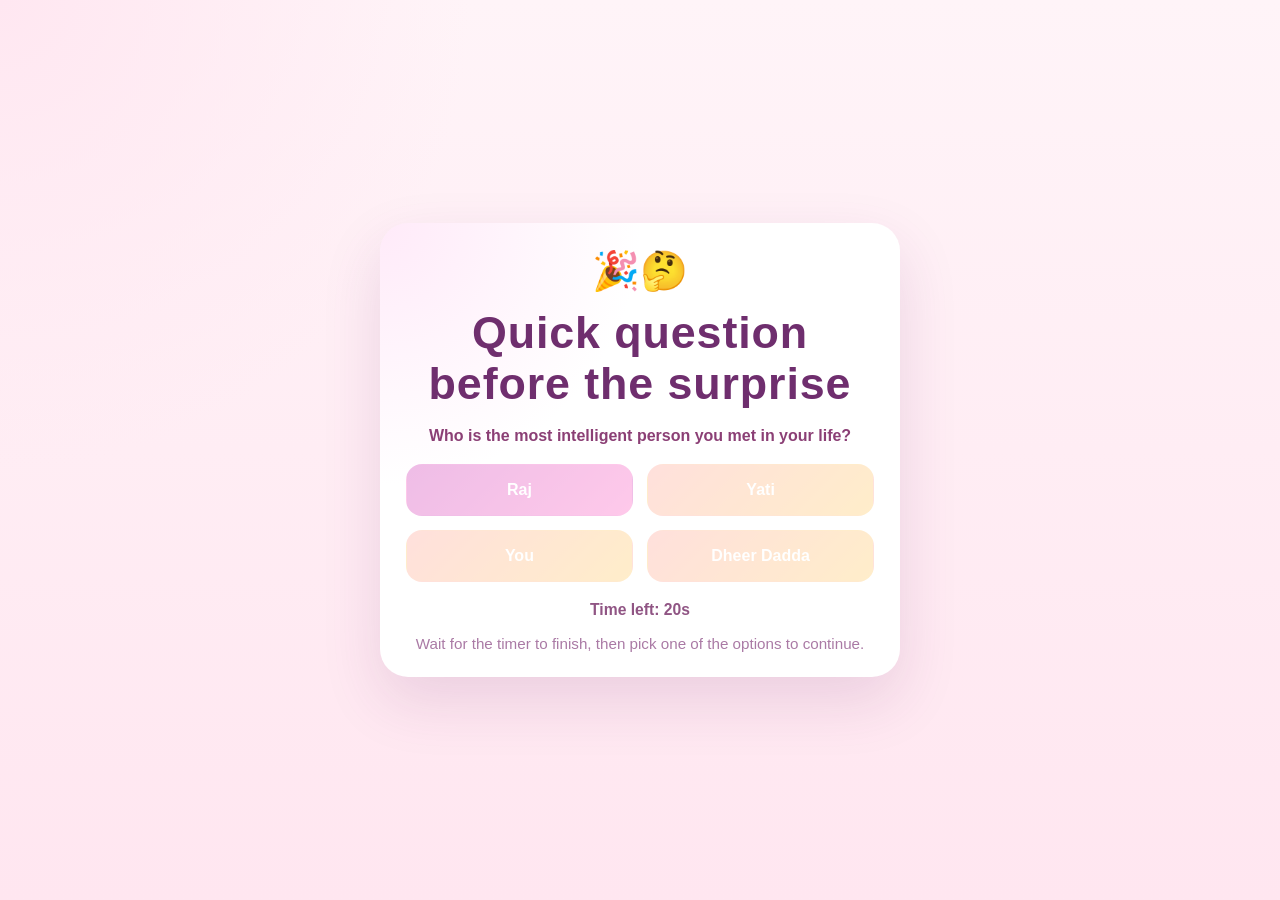
<file: index.html>
<!DOCTYPE html>
<html lang="en">
<head>
    <meta charset="UTF-8">
    <meta name="viewport" content="width=device-width, initial-scale=1.0">
    <title>Birthday Question</title>
    <style>
        :root {
            --bg: #fff4f8;
            --card: #ffffff;
            --text: #6f2e6e;
            --accent: #d55ab8;
            --accent-soft: #ffdeeb;
        }

        * {
            box-sizing: border-box;
        }

        body {
            margin: 0;
            min-height: 100dvh;
            display: grid;
            place-items: center;
            font-family: 'Segoe UI', Tahoma, Geneva, Verdana, sans-serif;
            background: radial-gradient(circle at top left, #ffe7f1, transparent 30%),
                        linear-gradient(180deg, #fff4f8 0%, #ffe6f0 100%);
            color: var(--text);
            padding: 1rem;
        }

        .card {
            width: min(100%, 520px);
            background: var(--card);
            border-radius: 28px;
            padding: 1.6rem;
            box-shadow: 0 24px 60px rgba(111, 46, 110, 0.14);
            text-align: center;
            position: relative;
        }

        .card::before {
            content: '';
            position: absolute;
            inset: 0;
            border-radius: 28px;
            background: radial-gradient(circle at top left, rgba(255, 168, 230, 0.24), transparent 38%);
            pointer-events: none;
        }

        .content {
            position: relative;
            z-index: 1;
        }

        .emoji {
            font-size: 2.4rem;
            margin-bottom: 0.8rem;
        }

        h1 {
            margin: 0;
            font-size: clamp(2rem, 4vw, 2.8rem);
            letter-spacing: 0.02em;
        }

        p {
            margin: 0.85rem 0 1.25rem;
            line-height: 1.6;
            color: #8f5c88;
        }

        .question-label {
            font-weight: 700;
            margin-bottom: 1rem;
            color: #8b3f75;
        }

        .button-grid {
            display: grid;
            gap: 0.85rem;
            grid-template-columns: repeat(2, minmax(0, 1fr));
            margin: 0.9rem 0 1.2rem;
        }

        .button-grid .btn {
            width: 100%;
            padding: 1rem 0.85rem;
            border-radius: 16px;
            border: 1px solid transparent;
            font-size: 1rem;
            font-weight: 700;
            color: white;
            background: linear-gradient(135deg, #f07bbf 0%, #ff9ad8 100%);
            cursor: pointer;
            transition: transform 180ms ease, opacity 180ms ease, background 180ms ease;
        }

        .button-grid .btn:disabled {
            opacity: 0.4;
            cursor: not-allowed;
        }

        .button-grid .btn:hover:not(:disabled) {
            transform: translateY(-2px);
        }

        .button-grid .btn.raj {
            background: linear-gradient(135deg, #d75cc3 0%, #ff7acc 100%);
        }

        .button-grid .btn.alt {
            background: linear-gradient(135deg, #ffb3a9 0%, #ffd47c 100%);
        }

        .countdown {
            font-size: 0.98rem;
            color: #905584;
            margin-top: 0.6rem;
            font-weight: 600;
        }

        .note {
            margin-top: 1rem;
            color: #aa7aa5;
            font-size: 0.95rem;
        }
    </style>
</head>
<body>
    <div class="card">
        <div class="content">
            <div class="emoji">🎉🤔</div>
            <h1>Quick question before the surprise</h1>
            <p class="question-label">Who is the most intelligent person you met in your life?</p>
            <div class="button-grid">
                <button class="btn raj" id="optionRaj" disabled>Raj</button>
                <button class="btn alt" id="optionYati" disabled>Yati</button>
                <button class="btn alt" id="optionYou" disabled>You</button>
                <button class="btn alt" id="optionDheer" disabled>Dheer Dadda</button>
            </div>
            <div class="countdown">Time left: <span id="countdown">20</span>s</div>
            <div class="note">Wait for the timer to finish, then pick one of the options to continue.</div>
        </div>
    </div>

    <script>
        const countdownEl = document.getElementById('countdown');
        const optionButtons = [
            document.getElementById('optionRaj'),
            document.getElementById('optionYati'),
            document.getElementById('optionYou'),
            document.getElementById('optionDheer')
        ];
        let countdown = 20;
        let timer = null;

        function enableOptions() {
            optionButtons.forEach(btn => {
                btn.disabled = false;
            });
        }

        function goNext(choice) {
            window.location.href = 'galaxy.html';
        }

        optionButtons.forEach(button => {
            button.addEventListener('click', () => {
                if (button.disabled) return;
                goNext(button.textContent.trim());
            });
        });

        function startTimer() {
            countdownEl.textContent = countdown;
            timer = window.setInterval(() => {
                countdown -= 1;
                countdownEl.textContent = countdown;
                if (countdown <= 0) {
                    window.clearInterval(timer);
                    enableOptions();
                }
            }, 1000);
        }

        startTimer();
    </script>
</body>
</html>
</file>
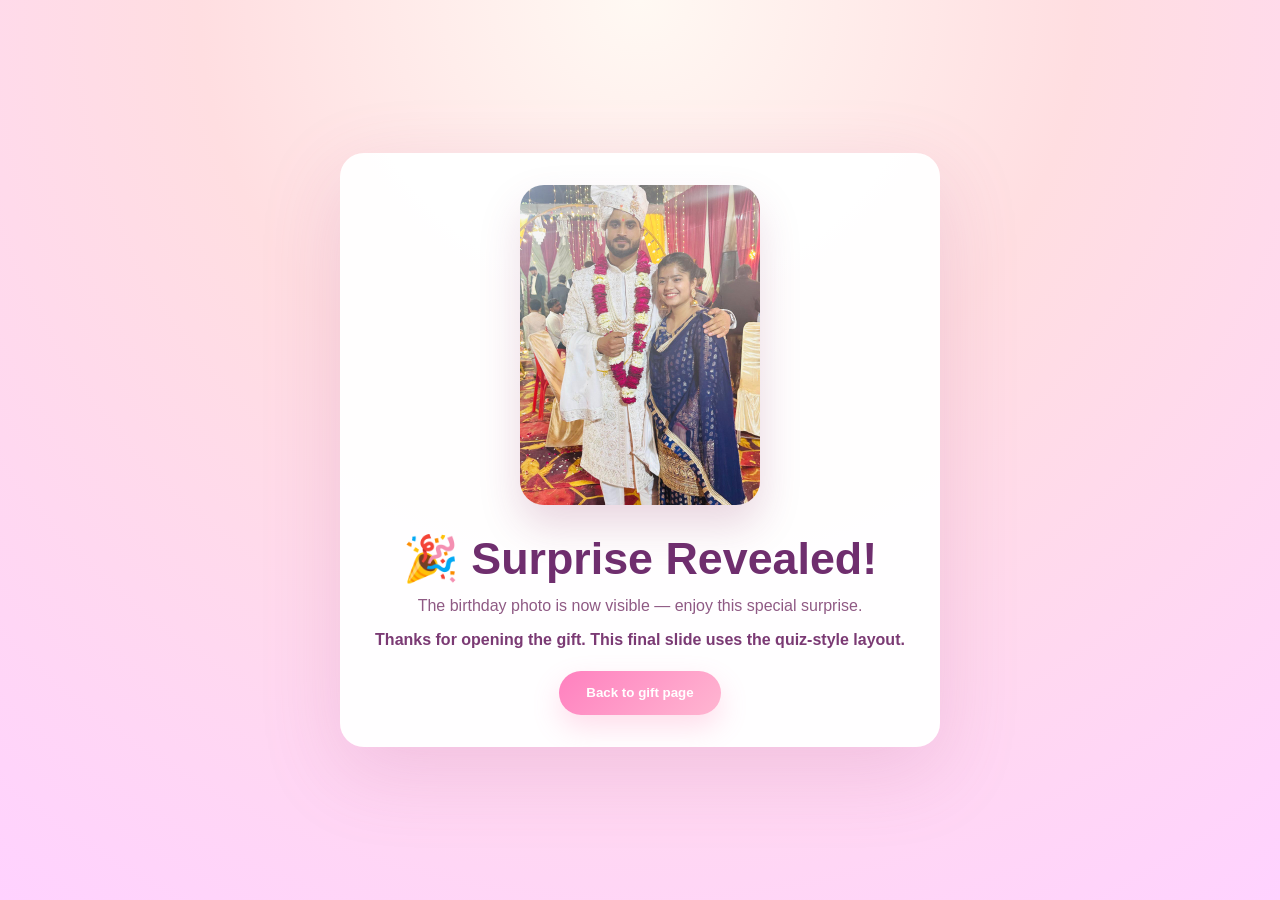
<file: birthday-finish.html>
<!DOCTYPE html>
<html lang="en">
<head>
    <meta charset="UTF-8">
    <meta name="viewport" content="width=device-width, initial-scale=1.0">
    <title>Quiz Complete</title>
    <link rel="stylesheet" href="birthday-finish.css">
</head>
<body>
    <div class="finish-card">
        <div class="confetti-container" id="confetti"></div>
        <img class="photo" src="guddu.jpg" alt="Her photo">
        <h1>🎉 Surprise Revealed!</h1>
        <p class="subtitle">The birthday photo is now visible — enjoy this special surprise.</p>
        <p class="quiz-result">Thanks for opening the gift. This final slide uses the quiz-style layout.</p>
        <button class="button" type="button" onclick="window.location.href='birthday.html'">Back to gift page</button>
    </div>
    <script>
        const confettiContainer = document.getElementById('confetti');
        const colors = ['#ff80bf', '#ffd1a9', '#ffe066', '#8ad3ff', '#b694ff'];

        function createConfettiPiece() {
            const piece = document.createElement('div');
            piece.className = 'confetti-piece';
            piece.style.left = `${Math.random() * 100}%`;
            piece.style.width = `${8 + Math.random() * 6}px`;
            piece.style.height = `${12 + Math.random() * 10}px`;
            piece.style.background = colors[Math.floor(Math.random() * colors.length)];
            piece.style.opacity = String(0.85 + Math.random() * 0.15);
            piece.style.setProperty('--drift', `${Math.random() * 140 - 70}px`);
            piece.style.animationDuration = `${1.2 + Math.random() * 0.8}s`;
            piece.style.animationDelay = `${Math.random() * 0.2}s`;
            confettiContainer.appendChild(piece);
            piece.addEventListener('animationend', () => piece.remove());
        }

        for (let i = 0; i < 24; i += 1) {
            createConfettiPiece();
        }
    </script>
</body>
</html>
</file>
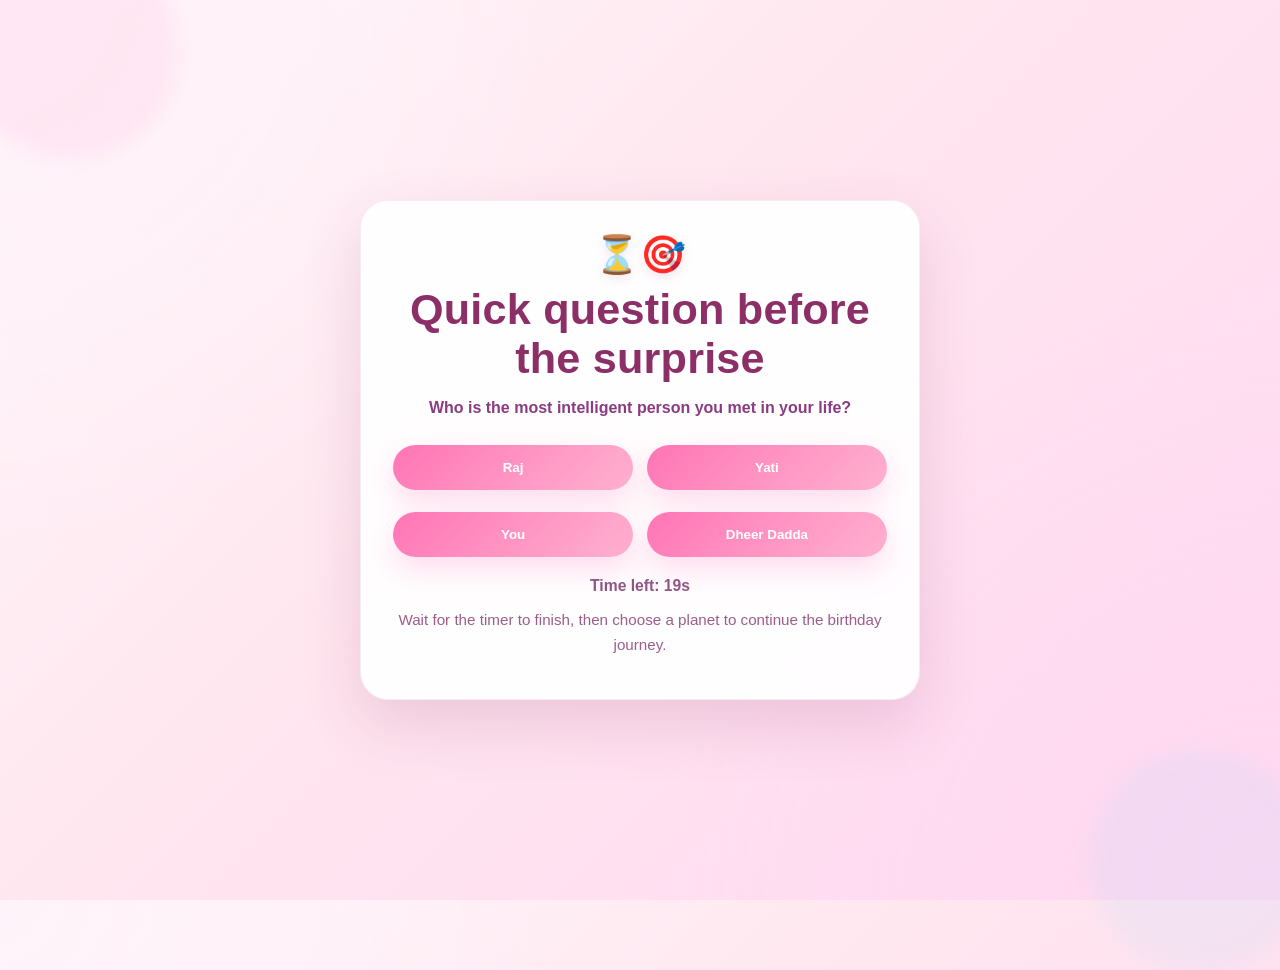
<file: birthday-mobile.html>
<!DOCTYPE html>
<html lang="en">
<head>
  <meta charset="UTF-8" />
  <meta name="viewport" content="width=device-width, initial-scale=1.0" />
  <title>Birthday Surprise</title>
  <style>
    :root {
      --pink: #ff75b5;
      --pink-dark: #8b2f66;
      --pink-soft: #ffe2ef;
      --cream: #fffaf4;
      --text: #5b335d;
    }
    * { box-sizing: border-box; }
    body {
      margin: 0;
      min-height: 100dvh;
      font-family: 'Segoe UI', Tahoma, Geneva, Verdana, sans-serif;
      background:
        radial-gradient(circle at top left, rgba(255, 243, 250, 0.95) 0%, transparent 35%),
        radial-gradient(circle at bottom right, rgba(255, 217, 240, 0.95) 0%, transparent 40%),
        linear-gradient(135deg, #fff7fb 0%, #ffe6ef 45%, #ffd8f3 100%);
      color: var(--text);
      display: flex;
      align-items: center;
      justify-content: center;
      padding: 1rem;
      position: relative;
      overflow: hidden;
    }
    body::before, body::after {
      content: '';
      position: absolute;
      width: 220px;
      height: 220px;
      border-radius: 50%;
      filter: blur(10px);
      opacity: 0.45;
      pointer-events: none;
      z-index: 0;
      animation: drift 8s ease-in-out infinite alternate;
    }
    body::before {
      background: rgba(255, 117, 181, 0.22);
      top: -60px;
      left: -40px;
    }
    body::after {
      background: rgba(138, 211, 255, 0.24);
      bottom: -70px;
      right: -30px;
      animation-duration: 10s;
      animation-direction: alternate-reverse;
    }
    @keyframes drift {
      from { transform: translate3d(0, 0, 0) scale(1); }
      to { transform: translate3d(20px, -20px, 0) scale(1.08); }
    }
    .page-shell {
      width: min(100%, 560px);
      position: relative;
      z-index: 1;
    }
    .screen {
      width: 100%;
      background: rgba(255,255,255,0.94);
      border: 1px solid rgba(139,47,102,0.08);
      border-radius: 28px;
      padding: clamp(1.1rem, 4vw, 2rem);
      box-shadow: 0 24px 60px rgba(139,47,102,0.16);
      text-align: center;
      position: relative;
      overflow: hidden;
      display: none;
      backdrop-filter: blur(12px);
    }
    .screen.active { display: block; animation: riseIn 0.6s ease both; }
    .orbit-screen .space {
      position: relative;
      width: min(360px, 84vw);
      aspect-ratio: 1 / 1;
      margin: 1.2rem auto 0;
      background: radial-gradient(circle at center, rgba(255,255,255,0.18), transparent 42%), radial-gradient(circle at center, rgba(255,255,255,0.08), transparent 60%);
      border-radius: 50%;
      box-shadow: inset 0 0 0 1px rgba(255,255,255,0.12), 0 10px 30px rgba(114, 48, 110, 0.08);
    }
    .orbit {
      position: absolute;
      inset: 12%;
      border-radius: 50%;
      border: 1px dashed rgba(139,47,102,0.16);
    }
    .orbit1 { animation: spin 18s linear infinite; }
    .orbit2 { inset: 20%; animation: spin 16s linear reverse infinite; }
    .orbit3 { inset: 28%; animation: spin 22s linear infinite; }
    .orbit4 { inset: 36%; animation: spin 20s linear reverse infinite; }
    .orbitCake { inset: 44%; border: none; animation: none; }
    .orbit .planet-node {
      position: absolute;
      inset: 0;
      display: flex;
      align-items: flex-start;
      justify-content: center;
      transform-origin: center center;
    }
    .orbitCake .planet-node { align-items: center; justify-content: center; }
    .planet-button {
      width: 62px;
      height: 62px;
      border-radius: 50%;
      border: none;
      background: linear-gradient(135deg, #ffb6df 0%, #ff71bf 100%);
      color: white;
      font-size: 1rem;
      font-weight: 700;
      cursor: pointer;
      box-shadow: 0 18px 28px rgba(139,47,102,0.18);
      transition: transform 180ms ease, box-shadow 180ms ease;
    }
    .planet-button:hover { transform: translateY(-2px); }
    .planet-button.cake {
      width: 82px;
      height: 82px;
      background: linear-gradient(135deg, #ffe27b 0%, #ff8fcc 100%);
      color: #5b2d5e;
      font-size: 1.2rem;
    }
    .orbit-info {
      max-width: 420px;
      margin: 1rem auto 0;
      color: #8b5f8c;
      font-size: 0.98rem;
      line-height: 1.55;
    }
    @keyframes spin {
      from { transform: rotate(0deg); }
      to { transform: rotate(360deg); }
    }
    .option-buttons { display: grid; gap: 0.85rem; grid-template-columns: repeat(2, minmax(0, 1fr)); margin: 1rem 0 1.2rem; }
    .option-buttons .btn { width: 100%; }
    .countdown-block { margin-top: 1rem; font-size: 0.98rem; color: #905584; font-weight: 600; }
    @keyframes riseIn {
      from { transform: translateY(10px); opacity: 0; }
      to { transform: translateY(0); opacity: 1; }
    }
    .confetti { position:absolute; inset:0; pointer-events:none; overflow:hidden; z-index:0; }
    .confetti-piece {
      position:absolute; top:-20px; width:10px; height:16px; border-radius:2px; opacity:0.95;
      animation: fall 1.6s linear forwards;
    }
    @keyframes fall {
      0% { transform: translateY(0) rotate(0deg); opacity: 1; }
      100% { transform: translateY(320px) translateX(var(--drift, 0px)) rotate(720deg); opacity:0; }
    }
    .emoji { font-size: 2.3rem; margin-bottom:.6rem; text-shadow: 0 4px 12px rgba(139,47,102,0.12); }
    h1 { margin:0 0 .7rem; font-size: clamp(1.8rem, 4vw, 2.7rem); color: var(--pink-dark); letter-spacing: .2px; }
    p { line-height: 1.65; margin:.6rem 0; }
    .card {
      background: linear-gradient(135deg, #fff8fc 0%, #ffe8f1 100%);
      border: 1px solid rgba(255,117,181,0.2);
      border-radius: 18px;
      padding: 1rem;
      margin: 1rem 0;
      box-shadow: inset 0 1px 0 rgba(255,255,255,0.8), 0 6px 18px rgba(139,47,102,0.07);
    }
    .btn {
      border: none; border-radius: 999px; padding: 0.95rem 1.4rem; font-weight: 700;
      color: white; background: linear-gradient(135deg, var(--pink), #ffb1d0 100%);
      cursor: pointer; box-shadow: 0 12px 30px rgba(255,117,181,0.25);
      margin-top: .5rem; transition: transform .2s ease, box-shadow .2s ease, filter .2s ease;
    }
    .btn:hover { transform: translateY(-2px); box-shadow: 0 16px 34px rgba(255,117,181,0.3); filter: brightness(1.03); }
    .btn:active { transform: scale(0.98); }
    .btn.secondary {
      background: linear-gradient(135deg, #ffffff, #ffe9f2 100%);
      color: var(--pink-dark);
      border: 1px solid rgba(255,117,181,0.24);
      box-shadow: 0 10px 24px rgba(139,47,102,0.08);
      margin-top: .7rem;
    }
    .mini { font-size: .95rem; color:#9c5d8a; margin-top:.8rem; }
    .question-label {
      margin: 0;
      font-weight: 700;
      color: #8b3b81;
    }
    .egg-wrap { position:relative; width:min(290px,84vw); height:300px; margin:1rem auto 1.4rem; padding-top: .5rem; }
    .egg {
      width:230px;height:270px;margin:0 auto;border-radius:55% 55% 60% 60%;
      background: radial-gradient(circle at 40% 25%, #fffdf7, #ffe3cc 45%, #ffd5b8 100%);
      border: 2px solid rgba(179,121,86,0.22);
      box-shadow: inset -12px -12px 30px rgba(0,0,0,0.12), 0 22px 40px rgba(0,0,0,0.18);
      position:relative; cursor:pointer; transition:transform .45s ease, opacity .45s ease, box-shadow .3s ease;
    }
    .egg::before {
      content: '';
      position: absolute;
      inset: 10px 15px auto;
      height: 34px;
      border-radius: 50%;
      background: rgba(255,255,255,0.75);
      opacity: 0.7;
    }
    .egg:hover { transform: translateY(-6px) scale(1.01); box-shadow: inset -12px -12px 30px rgba(0,0,0,0.12), 0 26px 45px rgba(0,0,0,0.22); }
    .egg.broken { transform: translateY(18px) rotate(-12deg); opacity: 0; }
    .crack {
      position:absolute;
      top:52px;
      left:50%;
      width:6px;
      height:170px;
      background: linear-gradient(180deg, #9b6a45, #c59568);
      transform-origin:top center;
      opacity:0;
      transition: opacity .35s ease, transform .35s ease;
    }
    .crack.left { transform: translateX(-3px) rotate(-12deg) translateY(-22px); }
    .crack.right { transform: translateX(-3px) rotate(12deg) translateY(-22px); }
    .egg.broken ~ .crack { opacity:1; }
    .egg.broken ~ .crack.left { transform: translateX(-3px) rotate(-12deg) translateY(0); }
    .egg.broken ~ .crack.right { transform: translateX(-3px) rotate(12deg) translateY(0); }
    .shine { position:absolute; top:30px; left:38px; width:62px; height:30px; border-radius:60%; background:rgba(255,255,255,0.82); filter:blur(.8px); }
    .photo {
      position:absolute; inset:0; display:flex; align-items:center; justify-content:center; opacity:0; transition:opacity .8s ease;
    }
    .photo img { width: 220px; height:220px; border-radius: 24px; box-shadow: 0 16px 36px rgba(0,0,0,.16); object-fit:cover; border: 4px solid #fff7fb; }
    .photo.show { opacity:1; }
    .final-photo { width:100%; max-width:300px; border-radius:22px; margin: .8rem 0; box-shadow: 0 16px 36px rgba(0,0,0,.16); }
    .wish-generator {
      background: linear-gradient(135deg, #fff8fc 0%, #ffe8f1 100%);
      border: 1px solid rgba(255,117,181,0.2);
      border-radius: 18px;
      padding: 1rem;
      margin: 1rem 0 0.3rem;
      text-align: left;
      box-shadow: inset 0 1px 0 rgba(255,255,255,0.8), 0 6px 18px rgba(139,47,102,0.07);
    }
    .wish-generator h3 { margin:0 0 .3rem; color: var(--pink-dark); font-size: 1.1rem; }
    .wish-generator p { margin:0 0 .8rem; color:#8b5f8c; font-size:.95rem; }
    .wish-controls { display:grid; gap:.7rem; margin-bottom:.8rem; }
    .wish-controls label { display:flex; flex-direction:column; gap:.35rem; font-size:.9rem; color:var(--text); font-weight:600; }
    .wish-controls select {
      border: 1px solid rgba(139,47,102,0.16);
      border-radius: 10px;
      padding: .7rem .75rem;
      background: #fff;
      color: var(--text);
      font: inherit;
    }
    .btn.small { padding: .78rem 1.1rem; font-size: .95rem; }
    .wish-output {
      margin-top: .8rem;
      padding: .8rem .9rem;
      background: rgba(255,255,255,0.9);
      border: 1px solid rgba(139,47,102,0.1);
      border-radius: 12px;
      color: var(--text);
      line-height: 1.6;
      font-size: .95rem;
      min-height: 82px;
      display: flex;
      align-items: center;
      justify-content: center;
      text-align: center;
      transition: transform 0.2s ease, box-shadow 0.2s ease, opacity 0.2s ease;
    }
    .wish-output.is-loading {
      color: #b15c93;
      font-style: italic;
      opacity: 0.85;
    }
    .wish-output.is-revealed {
      animation: wishPop 0.35s ease;
    }
    @keyframes wishPop {
      0% { transform: scale(0.97); opacity: 0.65; }
      100% { transform: scale(1); opacity: 1; }
    }
  </style>
</head>
<body>
  <div class="page-shell">
    <section class="screen active" id="screenStart">
      <div class="emoji">⏳🎯</div>
      <h1>Quick question before the surprise</h1>
      <p class="question-label">Who is the most intelligent person you met in your life?</p>
      <div class="option-buttons">
        <button class="btn raj" id="optionRaj" disabled>Raj</button>
        <button class="btn alt" id="optionYati" disabled>Yati</button>
        <button class="btn alt" id="optionYou" disabled>You</button>
        <button class="btn alt" id="optionDheer" disabled>Dheer Dadda</button>
      </div>
      <div class="countdown-block">Time left: <span id="startCountdown">20</span>s</div>
      <p class="mini">Wait for the timer to finish, then choose a planet to continue the birthday journey.</p>
    </section>

    <section class="screen orbit-screen" id="screenOrbit">
      <div class="emoji">🪐✨</div>
      <h1>Orbit to the cake planet</h1>
      <p>Tap the planets to read the messages. Tap the cake to continue the surprise.</p>
      <div class="space" aria-label="Orbit simulation">
        <div class="orbit orbit1"><div class="planet-node"><button class="planet-button" type="button" data-message="Memory 1: Remember our first adventure scooty ride .">1</button></div></div>
        <div class="orbit orbit2"><div class="planet-node"><button class="planet-button" type="button" data-message="Wish 2: May your year be filled with joyful surprises and bright moments.">2</button></div></div>
        <div class="orbit orbit3"><div class="planet-node"><button class="planet-button" type="button" data-message="Memory 3: You always bring laughter and light wherever you go.">3</button></div></div>
        <div class="orbit orbit4"><div class="planet-node"><button class="planet-button" type="button" data-message="Wish 4: May every dream orbit closer to your reality this year.">4</button></div></div>
        <div class="orbit orbitCake"><div class="planet-node"><button class="planet-button cake" type="button" data-message="Final planet: Happy Birthday! Here is your cake planet.">🎂</button></div></div>
      </div>
      <div class="orbit-info" id="orbitMessage">Once the timer ends, choose a planet to begin the celestial surprise.</div>
    </section>

    <section class="screen" id="screenHappy">
      <div class="emoji">🎂🎈</div>
      <h1>Happy Birthday, GUDDU!</h1>
      <p>A small surprise made just for you.</p>
      <div class="card">
        <p>Dear GUDDU,</p>
        <p>May your day be full of joy, laughter, and all your favorite things.</p>
        <p>You're bright, kind, and truly amazing — today is your day to shine.</p>
      </div>
      <button class="btn" id="startBtn">Open your birthday surprise</button>
      <p class="mini">Tap the button to continue to the egg reveal.</p>
    </section>

    <section class="screen" id="screenEgg">
      <div class="confetti" id="confetti"></div>
      <div class="emoji">🥚✨</div>
      <h1>Birthday Egg Surprise</h1>
      <p>Tap the egg to break it and reveal the surprise photo.</p>
      <div class="egg-wrap">
        <div class="egg" id="egg" role="button" tabindex="0" aria-label="Break the egg"></div>
        <div class="crack left"></div>
        <div class="crack right"></div>
        <div class="shine"></div>
        <div class="photo" id="photoWrap">
          <img class="photo-image" src="guddu.jpg" alt="Birthday photo" />
        </div>
      </div>
      <button class="btn" id="breakBtn">Break the birthday egg</button>
    </section>

    <section class="screen" id="screenRevealed">
      <div class="confetti" id="confetti2"></div>
      <div class="emoji">🎉🥳</div>
      <h1>Surprise Revealed!</h1>
      <img class="final-photo photo-image" src="guddu.jpg" alt="Birthday surprise" />
      <p>Thank you for opening this birthday surprise.</p>
      <p>Wishing you a very happy and special day, GUDDU!</p>
      <button class="btn" id="openWishBtn">Open AI wish helper</button>
    </section>

    <section class="screen" id="screenWish">
      <div class="emoji">🌟📝</div>
      <h1>AI Wish Helper</h1>
      <p>Pick a mood and get a fresh birthday message in seconds.</p>
      <div class="wish-generator">
        <div class="wish-controls">
          <label>
            <span>Vibe</span>
            <select id="wishMood">
              <option value="heartfelt">Heartfelt</option>
              <option value="funny">Funny</option>
              <option value="short">Short & sweet</option>
            </select>
          </label>
          <label>
            <span>Theme</span>
            <select id="wishTheme">
              <option value="love">Love & happiness</option>
              <option value="dreams">Dreams & success</option>
              <option value="celebration">Big celebration</option>
            </select>
          </label>
        </div>
        <button class="btn small" id="generateWishBtn" type="button">Generate wish</button>
        <div class="wish-output" id="wishOutput" aria-live="polite">Try a new mood and let the helper craft a sweet message for you.</div>
      </div>
      <button class="btn secondary" id="backFromWishBtn">Back to surprise</button>
    </section>
  </div>

  <script>
    function initBirthdayExperience() {
      const startBtn = document.getElementById('startBtn');
      const screenStart = document.getElementById('screenStart');
      const screenOrbit = document.getElementById('screenOrbit');
      const screenHappy = document.getElementById('screenHappy');
      const screenEgg = document.getElementById('screenEgg');
      const screenRevealed = document.getElementById('screenRevealed');
      const screenWish = document.getElementById('screenWish');
      const egg = document.getElementById('egg');
      const photoWrap = document.getElementById('photoWrap');
      const breakBtn = document.getElementById('breakBtn');
      const confetti = document.getElementById('confetti');
      const confetti2 = document.getElementById('confetti2');
      const openWishBtn = document.getElementById('openWishBtn');
      const backFromWishBtn = document.getElementById('backFromWishBtn');
      const wishMood = document.getElementById('wishMood');
      const wishTheme = document.getElementById('wishTheme');
      const generateWishBtn = document.getElementById('generateWishBtn');
      const wishOutput = document.getElementById('wishOutput');
      const optionButtons = Array.from(document.querySelectorAll('.option-buttons .btn'));
      const countdownText = document.getElementById('startCountdown');
      const orbitMessage = document.getElementById('orbitMessage');
      const orbitButtons = Array.from(document.querySelectorAll('.orbit-screen .planet-button'));
      let broken = false;
      let countdown = 20;
      let countdownTimer = null;

      function showScreen(id) {
        [screenStart, screenOrbit, screenHappy, screenEgg, screenRevealed, screenWish].forEach(screen => screen.classList.remove('active'));
        document.getElementById(id).classList.add('active');
      }

      function spawnConfetti(container) {
        for (let i = 0; i < 18; i += 1) {
          const piece = document.createElement('div');
          piece.className = 'confetti-piece';
          piece.style.left = `${Math.random() * 100}%`;
          piece.style.width = `${8 + Math.random() * 6}px`;
          piece.style.height = `${12 + Math.random() * 10}px`;
          piece.style.background = ['#ff80bf', '#ffd1a9', '#ffe066', '#8ad3ff', '#b694ff'][Math.floor(Math.random() * 5)];
          piece.style.setProperty('--drift', `${Math.random() * 140 - 70}px`);
          piece.style.animationDuration = `${1.2 + Math.random() * 0.8}s`;
          piece.style.animationDelay = `${Math.random() * 0.2}s`;
          container.appendChild(piece);
          piece.addEventListener('animationend', () => piece.remove());
        }
      }

      function enableOptions() {
        optionButtons.forEach(btn => btn.disabled = false);
        orbitMessage.textContent = 'Choose a planet now to continue to the cake planet.';
      }

      function startCountdown() {
        countdownText.textContent = countdown;
        countdownTimer = window.setInterval(() => {
          countdown -= 1;
          countdownText.textContent = countdown;
          if (countdown <= 0) {
            window.clearInterval(countdownTimer);
            enableOptions();
          }
        }, 1000);
      }

      function reveal() {
        if (broken) return;
        broken = true;
        egg.classList.add('broken');
        breakBtn.textContent = 'Surprise revealed!';
        breakBtn.disabled = true;
        spawnConfetti(confetti);
        spawnConfetti(confetti2);
        setTimeout(() => {
          photoWrap.classList.add('show');
        }, 500);
        setTimeout(() => {
          showScreen('screenRevealed');
        }, 1800);
      }

      function generateWish() {
        const mood = wishMood.value;
        const theme = wishTheme.value;
        const messages = {
          heartfelt: {
            love: [
              'You are the kind of person who makes every day feel warmer and brighter. May your birthday be filled with love, peace, and beautiful memories.',
              'Your kindness lights up every room, and today is a beautiful reminder of how much joy you bring to the people around you.',
              'May this birthday wrap you in comfort, love, and the sweet feeling of being truly cherished.'
            ],
            dreams: [
              'May this year bring you closer to every dream you hold dear and fill your heart with courage, hope, and joy.',
              'Here is to a year full of brave steps, beautiful surprises, and dreams turning into something wonderful.',
              'May your hopes grow brighter and your path feel full of possibility and peace.'
            ],
            celebration: [
              'Let this birthday be a celebration of all the kindness you carry and all the wonderful moments still waiting for you.',
              'May your special day sparkle with laughter, love, and the kind of joy that stays with you long after the candles are gone.',
              'Today is for celebrating your heart, your light, and the beautiful life you are building.'
            ]
          },
          funny: {
            love: [
              'Hope your birthday is full of cake, laughter, and zero responsibilities for at least one whole day!',
              'May your day be packed with silly smiles, sweet treats, and just enough chaos to keep it memorable.',
              'Wishing you a birthday so fun it feels like the universe gave you a free pass to be extra fabulous.'
            ],
            dreams: [
              'May your dreams be big, your coffee be strong, and your birthday be absolutely legendary.',
              'Here is to chasing your goals with sparkle, confidence, and enough good energy to make the whole year shine.',
              'May your goals be bold, your mood be bright, and your birthday be delightfully unforgettable.'
            ],
            celebration: [
              'Wishing you a day packed with sparkle, silly laughs, and enough cake to make your heart happy.',
              'May your birthday be full of confetti, giggles, and the kind of joy that makes you want to celebrate twice.',
              'Hope your special day is bursting with fun, flavor, and a little bit of birthday magic.'
            ]
          },
          short: {
            love: [
              'Happy birthday! May your day be sweet, your heart be light, and your smile stay bright.',
              'Happy birthday! May your world feel warm, your spirit feel free, and your joy stay shining.',
              'Happy birthday! May love find you in beautiful ways today and every day.'
            ],
            dreams: [
              'Happy birthday! May this year bring you joy, success, and beautiful new adventures.',
              'Happy birthday! May your dreams keep growing and your days keep glowing.',
              'Happy birthday! May this year be full of bright moments and happy surprises.'
            ],
            celebration: [
              'Happy birthday! Celebrate big, smile wide, and enjoy every magical moment.',
              'Happy birthday! Let this day be full of sparkle, cheer, and sweet memories.',
              'Happy birthday! Enjoy every beautiful second of your special day.'
            ]
          }
        };

        wishOutput.classList.add('is-loading');
        wishOutput.classList.remove('is-revealed');
        wishOutput.textContent = 'Creating a fresh birthday wish...';

        window.setTimeout(() => {
          const options = messages[mood]?.[theme];
          const selectedMessage = Array.isArray(options) && options.length
            ? options[Math.floor(Math.random() * options.length)]
            : messages.heartfelt.love[0];

          wishOutput.classList.remove('is-loading');
          wishOutput.classList.add('is-revealed');
          wishOutput.textContent = selectedMessage;
          window.setTimeout(() => {
            wishOutput.classList.remove('is-revealed');
          }, 360);
        }, 180);
      }

      if (startBtn) startBtn.addEventListener('click', () => showScreen('screenEgg'));
      if (breakBtn) breakBtn.addEventListener('click', reveal);
      if (openWishBtn) openWishBtn.addEventListener('click', () => showScreen('screenWish'));
      if (backFromWishBtn) backFromWishBtn.addEventListener('click', () => showScreen('screenRevealed'));
      if (egg) {
        egg.addEventListener('click', reveal);
        egg.addEventListener('keydown', (event) => {
          if (event.key === 'Enter' || event.key === ' ') {
            event.preventDefault();
            reveal();
          }
        });
      }

      optionButtons.forEach(button => {
        button.addEventListener('click', () => {
          if (button.disabled) return;
          showScreen('screenOrbit');
          orbitMessage.textContent = `You chose ${button.textContent.trim()}. Explore the orbit and tap the cake to continue.`;
        });
      });

      orbitButtons.forEach(button => {
        button.addEventListener('click', () => {
          orbitMessage.textContent = button.dataset.message;
          if (button.classList.contains('cake')) {
            showScreen('screenHappy');
          }
        });
      });

      if (generateWishBtn) {
        generateWishBtn.addEventListener('click', (event) => {
          event.preventDefault();
          generateWish();
        });
      }
      if (wishMood && wishTheme) {
        [wishMood, wishTheme].forEach(select => select.addEventListener('change', generateWish));
      }

      window.generateWish = generateWish;
      generateWish();
      startCountdown();
    }

    if (document.readyState === 'loading') {
      document.addEventListener('DOMContentLoaded', initBirthdayExperience);
    } else {
      initBirthdayExperience();
    }
  </script>
</body>
</html>
</file>
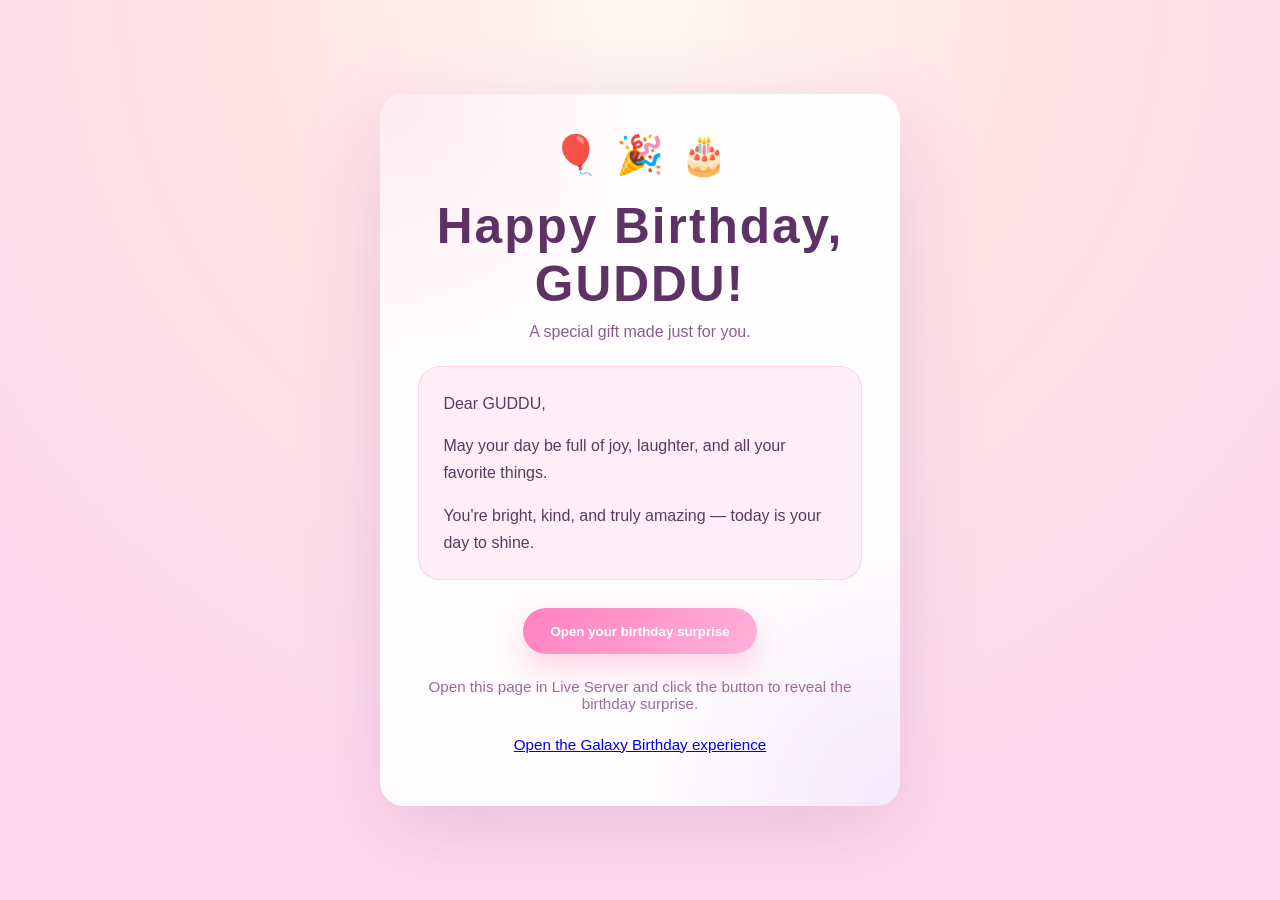
<file: birthday.html>
<!DOCTYPE html>
<html lang="en">
<head>
    <meta charset="UTF-8">
    <meta name="viewport" content="width=device-width, initial-scale=1.0">
    <title>Happy Birthday!</title>
    <link rel="stylesheet" href="birthday.css">
</head>
<body>
    <div class="card">
        <div class="balloons">
            <span>🎈</span>
            <span>🎉</span>
            <span>🎂</span>
        </div>
        <h1>Happy Birthday, GUDDU!</h1>
        <p class="subtitle">A special gift made just for you.</p>
        <div class="message">
            <p>Dear GUDDU,</p>
            <p>May your day be full of joy, laughter, and all your favorite things.</p>
            <p>You're bright, kind, and truly amazing — today is your day to shine.</p>
        </div>
        <button class="button" id="giftButton" type="button">Open your birthday surprise</button>
        <p class="note">Open this page in Live Server and click the button to reveal the birthday surprise.</p>
        <p class="note"><a href="galaxy.html">Open the Galaxy Birthday experience</a></p>
    </div>
    <script>
        const giftButton = document.getElementById('giftButton');

        giftButton.addEventListener('click', () => {
            window.location.href = 'birthday-mobile.html';
        });
    </script>
</body>
</html>
</file>
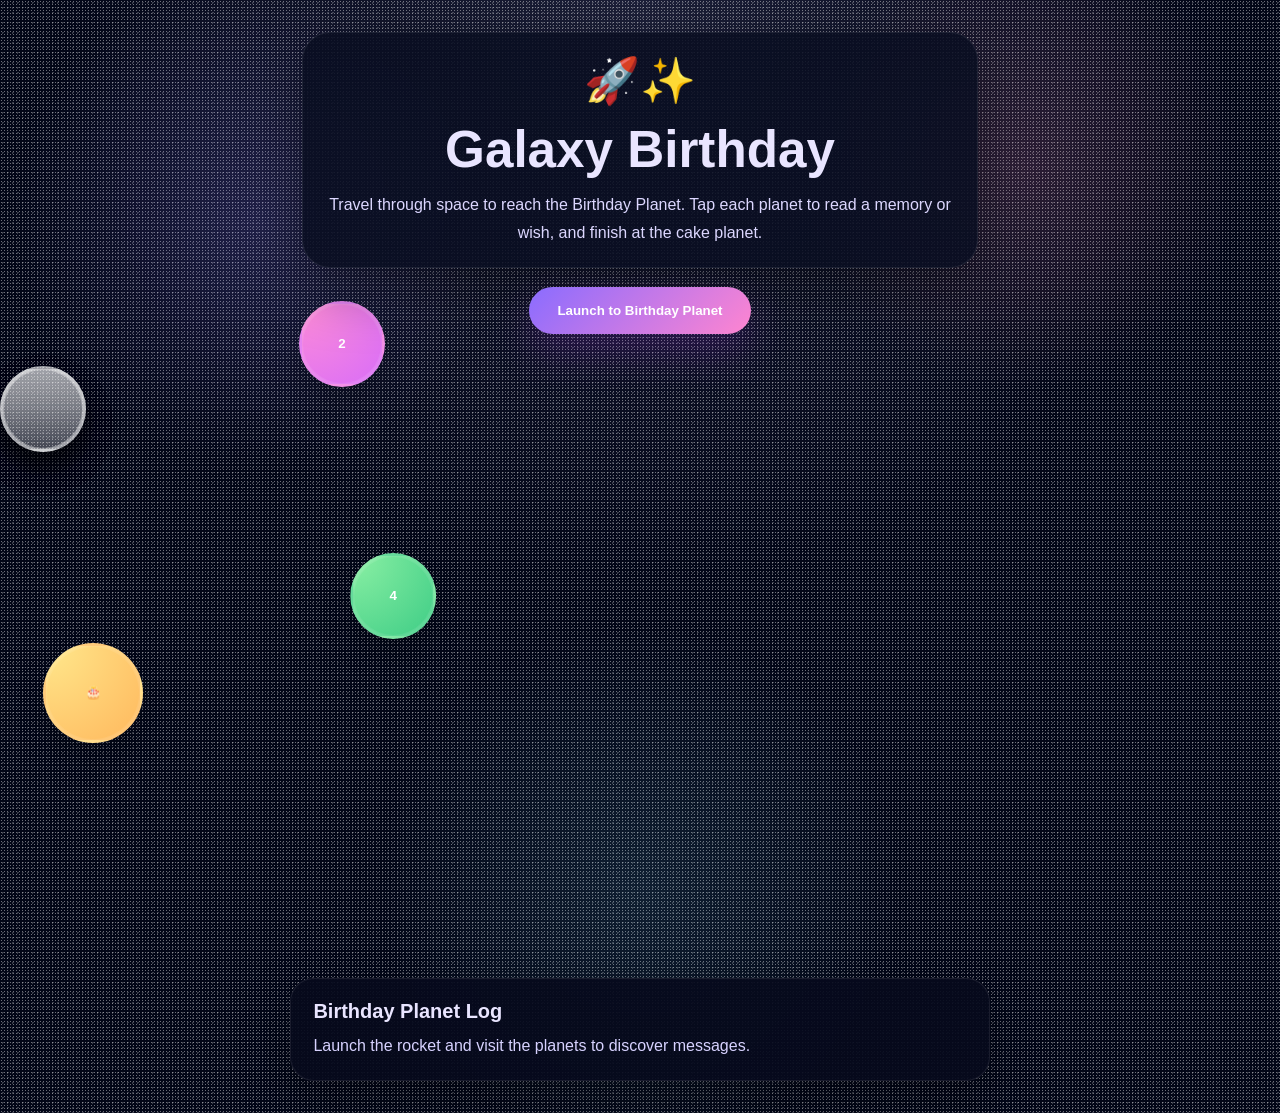
<file: galaxy.html>
<!DOCTYPE html>
<html lang="en">
<head>
  <meta charset="UTF-8" />
  <meta name="viewport" content="width=device-width, initial-scale=1.0" />
  <title>Galaxy Birthday</title>
  <link rel="stylesheet" href="galaxy.css" />
</head>
<body>
  <div class="galaxy-shell">
    <div class="stars"></div>
    <div class="nebula"></div>

    <section class="intro-panel">
      <div class="intro-copy">
        <div class="emoji">🚀✨</div>
        <h1>Galaxy Birthday</h1>
        <p>Travel through space to reach the Birthday Planet. Tap each planet to read a memory or wish, and finish at the cake planet.</p>
      </div>
      <button class="btn" id="launchBtn">Launch to Birthday Planet</button>
    </section>

    <div class="space" id="space">
      <div class="shooting-star star1"></div>
      <div class="shooting-star star2"></div>
      <div class="shooting-star star3"></div>

      <div class="planet orbit-orbit1" style="--orbit: 16s;">
        <button class="planet" data-message="Memory 1: Always remember who is more intellegent" aria-label="Planet 1">1</button>
      </div>
      <div class="planet orbit-orbit2" style="--orbit: 18s;">
        <button class="planet planet--pink" data-message="Wish 2: May your year be filled with joyful surprises and bright moments." aria-label="Planet 2">2</button>
      </div>
      <div class="planet orbit-orbit3" style="--orbit: 14s;">
        <button class="planet planet--blue" data-message="Memory 3: You always bring laughter and light wherever you go." aria-label="Planet 3">3</button>
      </div>
      <div class="planet orbit-orbit4" style="--orbit: 20s;">
        <button class="planet planet--green" data-message="Wish 4: May every dream orbit closer to your reality this year." aria-label="Planet 4">4</button>
      </div>
      <div class="planet orbit-final" style="--orbit: 22s;">
        <button class="planet planet--cake" data-message="Final planet: Happy Birthday! Here is your cake planet." aria-label="Final planet">🎂</button>
      </div>
    </div>

    <aside class="wish-panel" id="wishPanel">
      <h2>Birthday Planet Log</h2>
      <p id="wishText">Launch the rocket and visit the planets to discover messages.</p>
    </aside>
  </div>

  <script>
    const launchBtn = document.getElementById('launchBtn');
    const body = document.body;
    const wishText = document.getElementById('wishText');
    const planets = document.querySelectorAll('.planet[data-message]');

    launchBtn.addEventListener('click', () => {
      body.classList.add('launched');
      launchBtn.textContent = 'Have fun exploring!';
      launchBtn.disabled = true;
    });

    planets.forEach((planet) => {
      planet.addEventListener('click', () => {
        const message = planet.dataset.message;
        wishText.textContent = message;
        planets.forEach(btn => btn.classList.remove('planet--active'));
        planet.classList.add('planet--active');

        if (planet.classList.contains('planet--cake')) {
          window.location.href = 'birthday-mobile.html';
        }
      });
    });
  </script>
</body>
</html>
</file>
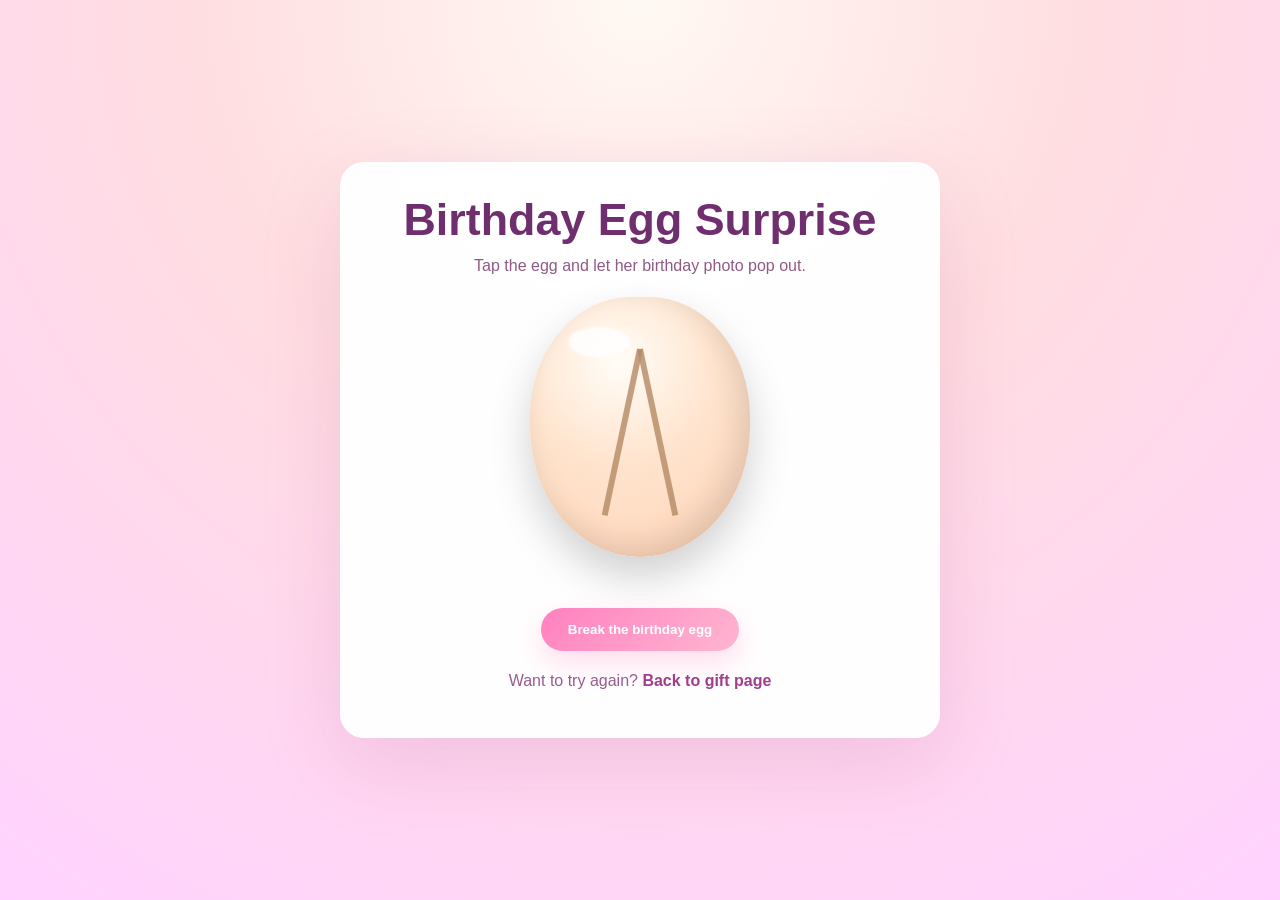
<file: quiz.html>
<!DOCTYPE html>
<html lang="en">
<head>
    <meta charset="UTF-8">
    <meta name="viewport" content="width=device-width, initial-scale=1.0">
    <title>Egg Surprise Game</title>
    <link rel="stylesheet" href="quiz.css">
</head>
<body>
    <div class="quiz-card">
        <div id="confetti" class="confetti"></div>
        <h1>Birthday Egg Surprise</h1>
        <p class="subtitle">Tap the egg and let her birthday photo pop out.</p>
        <div class="egg-container">
            <div class="egg" id="egg" aria-label="Breakable egg" role="button" tabindex="0">
                <div class="crack crack-left"></div>
                <div class="crack crack-right"></div>
                <div class="shine"></div>
            </div>
            <img id="photo" class="photo hidden" src="guddu.jpg" alt="Her birthday photo">
            <p id="photoCaption" class="photo-caption hidden">Happy Birthday, Guddu!</p>
        </div>
        <button class="button" id="breakButton" type="button">Break the birthday egg</button>
        <p class="note">Want to try again? <a href="birthday.html">Back to gift page</a></p>
    </div>
    <script>
        const egg = document.getElementById('egg');
        const photo = document.getElementById('photo');
        const photoCaption = document.getElementById('photoCaption');
        const breakButton = document.getElementById('breakButton');
        const quizCard = document.querySelector('.quiz-card');
        const confetti = document.getElementById('confetti');
        let broken = false;

        function createConfettiPiece() {
            const piece = document.createElement('div');
            piece.className = 'confetti-piece';
            piece.style.left = `${Math.random() * 100}%`;
            piece.style.width = `${6 + Math.random() * 8}px`;
            piece.style.height = `${10 + Math.random() * 14}px`;
            piece.style.background = ['#ff80bf', '#ffd1a9', '#ffe066', '#8ad3ff', '#b694ff'][Math.floor(Math.random() * 5)];
            piece.style.setProperty('--drift', `${Math.random() * 140 - 70}px`);
            piece.style.animationDuration = `${1 + Math.random() * 0.8}s`;
            piece.style.animationDelay = `${Math.random() * 0.2}s`;
            confetti.appendChild(piece);
            piece.addEventListener('animationend', () => piece.remove());
        }

        function revealSurprise() {
            if (broken) return;
            broken = true;
            egg.classList.add('broken');
            breakButton.textContent = 'Surprise revealed!';
            breakButton.disabled = true;
            for (let i = 0; i < 18; i += 1) createConfettiPiece();
            setTimeout(() => {
                photo.classList.remove('hidden');
                photoCaption.classList.remove('hidden');
            }, 700);
            setTimeout(() => {
                quizCard.classList.add('fade-out');
            }, 1600);
            setTimeout(() => {
                window.location.href = 'birthday-finish.html';
            }, 2400);
        }

        breakButton.addEventListener('click', revealSurprise);
        egg.addEventListener('click', revealSurprise);
        egg.addEventListener('keyup', (event) => {
            if (event.key === 'Enter' || event.key === ' ') {
                revealSurprise();
            }
        });
    </script>
</body>
</html>
</file>
<file: birthday-finish.css>
* {
    box-sizing: border-box;
}

body {
    margin: 0;
    min-height: 100dvh;
    font-family: 'Segoe UI', Tahoma, Geneva, Verdana, sans-serif;
    background: radial-gradient(circle at top, #fff9f3, #ffdee1 40%, #ffd2ff 100%);
    display: flex;
    align-items: center;
    justify-content: center;
    padding: 1rem;
}

.finish-card {
    position: relative;
    width: min(94vw, 600px);
    padding: clamp(1.2rem, 4vw, 2rem);
    background: rgba(255, 255, 255, 0.98);
    border-radius: 24px;
    overflow: hidden;
    box-shadow: 0 24px 80px rgba(177, 85, 152, 0.18);
    text-align: center;
}

.finish-card::before {
    content: '';
    position: absolute;
    inset: 0;
    background: radial-gradient(circle at top, rgba(255, 255, 255, 0.35), transparent 45%);
    pointer-events: none;
}

.photo {
    width: min(240px, 70vw);
    border-radius: 24px;
    box-shadow: 0 20px 42px rgba(135, 32, 88, 0.18);
    margin: 0 auto 1.4rem;
}

h1 {
    margin: 0 0 0.75rem;
    font-size: clamp(2rem, 4vw, 2.8rem);
    color: #6f2e6e;
}

.subtitle {
    margin: 0 0 1rem;
    color: #8f5a84;
}

.quiz-result {
    margin: 0 0 1.4rem;
    color: #7b3a74;
    font-size: 1rem;
    font-weight: 700;
}

.button {
    display: inline-flex;
    align-items: center;
    justify-content: center;
    padding: 0.9rem 1.7rem;
    background: linear-gradient(135deg, #ff80bf 0%, #ffb6d1 100%);
    color: white;
    border: none;
    border-radius: 999px;
    cursor: pointer;
    font-weight: 700;
    box-shadow: 0 12px 28px rgba(255, 116, 171, 0.24);
}

.button:hover,
.button:focus-visible {
    transform: translateY(-2px);
    box-shadow: 0 16px 32px rgba(255, 116, 171, 0.32);
}

.confetti-container {
    position: absolute;
    inset: 0;
    pointer-events: none;
    overflow: hidden;
}

.confetti-piece {
    position: absolute;
    top: -20px;
    width: 10px;
    height: 18px;
    border-radius: 2px;
    animation-name: dropConfetti;
    animation-timing-function: linear;
}

@keyframes dropConfetti {
    0% {
        transform: translateY(0) rotate(0deg);
        opacity: 1;
    }
    100% {
        transform: translateY(420px) rotate(360deg);
        opacity: 0;
    }
}

.note {
    margin-top: 1.4rem;
}


a {
    color: #b55499;
    text-decoration: none;
    font-weight: 700;
}

a:hover {
    text-decoration: underline;
}
</file>
<file: birthday.css>
* {
    box-sizing: border-box;
}

body {
    margin: 0;
    min-height: 100dvh;
    font-family: 'Segoe UI', Tahoma, Geneva, Verdana, sans-serif;
    background: radial-gradient(circle at top, #fff7f3, #ffe2e6 35%, #ffd6f0 100%);
    display: flex;
    align-items: center;
    justify-content: center;
    padding: 1rem;
}

.card {
    width: min(92vw, 520px);
    background: rgba(255, 255, 255, 0.92);
    border-radius: 24px;
    box-shadow: 0 24px 80px rgba(125, 72, 158, 0.18);
    padding: clamp(1.2rem, 4vw, 2.4rem);
    text-align: center;
    position: relative;
    overflow: hidden;
}

.card::before {
    content: '';
    position: absolute;
    inset: 0;
    background: radial-gradient(circle at top left, rgba(255, 210, 228, 0.45), transparent 30%),
                radial-gradient(circle at bottom right, rgba(168, 107, 255, 0.14), transparent 28%);
    pointer-events: none;
}

.balloons {
    display: flex;
    justify-content: center;
    gap: 1rem;
    font-size: 2.4rem;
    margin-bottom: 1.2rem;
}

h1 {
    margin: 0;
    font-size: clamp(2.2rem, 4vw, 3.1rem);
    letter-spacing: 0.04em;
    color: #5d3265;
    position: relative;
    z-index: 1;
}

.subtitle {
    margin: 0.6rem 0 1.6rem;
    color: #8b5f8c;
    font-size: 1rem;
    z-index: 1;
    position: relative;
}

.message {
    background: rgba(253, 238, 247, 0.95);
    border: 1px solid rgba(255, 155, 190, 0.35);
    border-radius: 22px;
    padding: 1.4rem 1.5rem;
    text-align: left;
    color: #5b3b5d;
    line-height: 1.7;
    margin-bottom: 1.8rem;
    position: relative;
    z-index: 1;
}

.message p {
    margin: 0 0 0.95rem;
}

.message p:last-child {
    margin-bottom: 0;
}

.button {
    display: inline-flex;
    align-items: center;
    justify-content: center;
    padding: 0.95rem 1.7rem;
    background: linear-gradient(135deg, #ff80bf 0%, #ffb3d9 100%);
    color: #fff;
    text-decoration: none;
    border-radius: 999px;
    box-shadow: 0 14px 30px rgba(255, 114, 171, 0.28);
    transition: transform 220ms ease, box-shadow 220ms ease;
    font-weight: 600;
    position: relative;
    z-index: 1;
    border: none;
    cursor: pointer;
}

.button:hover,
.button:focus-visible {
    transform: translateY(-3px);
      box-shadow: 0 18px 35px rgba(255, 114, 171, 0.35);
}

.quiz {
    margin-top: 1.5rem;
    text-align: left;
    position: relative;
    z-index: 1;
}

.quiz h3 {
    margin: 0 0 0.75rem;
    color: #5d3265;
}

.quiz fieldset {
    border: 1px solid rgba(255, 120, 178, 0.35);
    border-radius: 18px;
    padding: 1rem 1.1rem;
    margin-bottom: 1rem;
    background: rgba(255, 241, 248, 0.95);
}

.quiz legend {
    font-weight: 700;
    color: #7a4a7a;
    margin-bottom: 0.75rem;
}

.quiz label {
    display: block;
    margin: 0.4rem 0;
    color: #5a3d5f;
    font-size: 0.97rem;
}

.quiz input[type="radio"] {
    margin-right: 0.55rem;
}

.quiz-result {
    margin-top: 1rem;
    font-size: 1rem;
    color: #5d3265;
    font-weight: 600;
}

.note {
    margin-top: 1.5rem;
    font-size: 0.95rem;
    color: #9c6c96;
    position: relative;
    z-index: 1;
}
</file>
<file: galaxy.css>
:root {
  color-scheme: dark;
  --bg: #020617;
  --star: #f8f8ff;
  --planet: #8b5ddf;
  --accent: #ff82d2;
  --text: #e9e5ff;
  --panel: rgba(6, 10, 31, 0.85);
}

* {
  box-sizing: border-box;
}

body {
  margin: 0;
  min-height: 100vh;
  background: radial-gradient(circle at top, #1c1f38 0%, #020617 45%, #020617 100%);
  color: var(--text);
  font-family: 'Segoe UI', Tahoma, Geneva, Verdana, sans-serif;
}

.galaxy-shell {
  position: relative;
  overflow: hidden;
  min-height: 100vh;
}

.stars,
.nebula {
  position: absolute;
  inset: 0;
  pointer-events: none;
}

.stars {
  background: radial-gradient(circle, rgba(255,255,255,0.42) 1px, transparent 1px),
              radial-gradient(circle, rgba(255,255,255,0.22) 1px, transparent 1px);
  background-size: 3px 3px, 5px 5px;
  animation: twinkle 12s linear infinite;
}

.nebula {
  background: radial-gradient(circle at 20% 20%, rgba(138, 122, 255, 0.18), transparent 18%),
              radial-gradient(circle at 80% 15%, rgba(255, 132, 180, 0.14), transparent 16%),
              radial-gradient(circle at 50% 80%, rgba(108, 206, 236, 0.12), transparent 24%);
}

@keyframes twinkle {
  0%, 100% { opacity: 0.9; }
  50% { opacity: 0.6; }
}

.intro-panel {
  position: relative;
  z-index: 2;
  padding: clamp(1.4rem, 3vw, 2rem);
  max-width: 740px;
  margin: 0 auto;
  text-align: center;
}

.intro-copy {
  display: inline-grid;
  gap: 0.8rem;
  padding: 1.3rem 1.5rem;
  border-radius: 28px;
  background: rgba(10, 14, 33, 0.88);
  border: 1px solid rgba(255,255,255,0.08);
  box-shadow: 0 20px 60px rgba(0,0,0,0.35);
}

.emoji {
  font-size: 2.8rem;
}

h1 {
  margin: 0;
  font-size: clamp(2rem, 4vw, 3.4rem);
}

p {
  margin: 0;
  line-height: 1.7;
  color: #dcd7ff;
}

.btn {
  margin: 1.2rem auto 0;
  display: inline-flex;
  align-items: center;
  justify-content: center;
  padding: 1rem 1.8rem;
  border-radius: 999px;
  border: none;
  background: linear-gradient(135deg, #8a6cff, #ff85d0);
  color: white;
  font-weight: 700;
  cursor: pointer;
  box-shadow: 0 18px 40px rgba(139,47,202,0.26);
  transition: transform 0.25s ease, box-shadow 0.25s ease;
}

.btn:hover {
  transform: translateY(-2px);
}

.space {
  position: relative;
  min-height: 68vh;
}

.shooting-star {
  position: absolute;
  top: -10%;
  width: 2px;
  height: 120px;
  background: linear-gradient(180deg, rgba(255,255,255,0), rgba(255,255,255,0.95) 40%, rgba(255,255,255,0));
  opacity: 0;
  filter: drop-shadow(0 0 16px rgba(255,255,255,0.75));
}

.star1 { left: 10%; animation: shoot 4.2s linear infinite 0.5s; }
.star2 { left: 78%; animation: shoot 5.1s linear infinite 1.1s; }
.star3 { left: 45%; animation: shoot 3.9s linear infinite 2.2s; }

@keyframes shoot {
  0% { transform: translateY(0) translateX(0) rotate(35deg); opacity: 0; }
  15% { opacity: 1; }
  100% { transform: translateY(120vh) translateX(70vw) rotate(35deg); opacity: 0; }
}

.planet {
  position: absolute;
  top: 50%;
  left: 50%;
  width: 86px;
  height: 86px;
  border-radius: 50%;
  border: 3px solid rgba(255,255,255,0.12);
  background: linear-gradient(180deg, rgba(255,255,255,0.18), rgba(255,255,255,0.06));
  color: #fff;
  font-weight: 800;
  display: grid;
  place-items: center;
  cursor: pointer;
  box-shadow: inset 0 0 0 1px rgba(255,255,255,0.08), 0 16px 30px rgba(0,0,0,0.2);
  transition: transform 0.25s ease, filter 0.25s ease;
}

.planet:hover,
.planet--active {
  transform: scale(1.08);
  filter: brightness(1.12);
}

.planet--pink { background: radial-gradient(circle at top left, #ff8dd8, #d96df7); }
.planet--blue { background: radial-gradient(circle at top left, #8ad1ff, #4f7eff); }
.planet--green { background: radial-gradient(circle at top left, #8bf0a4, #3fcd86); }
.planet--cake { background: radial-gradient(circle at top left, #ffe88c, #ffb85d); }

.orbit-orbit1,
.orbit-orbit2,
.orbit-orbit3,
.orbit-orbit4,
.orbit-final {
  position: absolute;
  inset: 0;
  animation: orbit calc(var(--orbit)) linear infinite;
}

.orbit-orbit1 { transform-origin: center; }
.orbit-orbit2 { transform-origin: center; }
.orbit-orbit3 { transform-origin: center; }
.orbit-orbit4 { transform-origin: center; }
.orbit-final { transform-origin: center; }

.orbit-orbit1 .planet { transform: translate(-16vw, -18vh); }
.orbit-orbit2 .planet { transform: translate(20vw, -12vh); }
.orbit-orbit3 .planet { transform: translate(-22vw, 12vh); }
.orbit-orbit4 .planet { transform: translate(24vw, 16vh); }
.orbit-final .planet { transform: translate(0vw, 26vh); width: 100px; height: 100px; }

@keyframes orbit {
  from { transform: rotate(0deg); }
  to { transform: rotate(360deg); }
}

.wish-panel {
  position: relative;
  z-index: 2;
  max-width: 700px;
  margin: 0 auto 2rem;
  padding: 1.3rem 1.4rem;
  border-radius: 24px;
  background: rgba(7, 10, 29, 0.92);
  border: 1px solid rgba(255,255,255,0.08);
  box-shadow: 0 20px 50px rgba(0,0,0,0.3);
}

.wish-panel h2 {
  margin: 0 0 0.6rem;
  font-size: 1.25rem;
}

.wish-panel p {
  margin: 0;
  line-height: 1.7;
  color: #d7d2ff;
}

@media (max-width: 720px) {
  .planet { width: 70px; height: 70px; }
  .orbit-orbit1 .planet { transform: translate(-12vw, -14vh); }
  .orbit-orbit2 .planet { transform: translate(16vw, -10vh); }
  .orbit-orbit3 .planet { transform: translate(-16vw, 10vh); }
  .orbit-orbit4 .planet { transform: translate(18vw, 14vh); }
  .orbit-final .planet { transform: translate(0vw, 20vh); width: 86px; height: 86px; }
}
</file>
<file: quiz.css>
* {
    box-sizing: border-box;
}

body {
    margin: 0;
    min-height: 100dvh;
    font-family: 'Segoe UI', Tahoma, Geneva, Verdana, sans-serif;
    background: radial-gradient(circle at top, #fff9f3, #ffdee1 40%, #ffd2ff 100%);
    display: flex;
    align-items: center;
    justify-content: center;
    padding: 1rem;
}

.quiz-card {
    position: relative;
    width: min(94vw, 600px);
    background: rgba(255, 255, 255, 0.98);
    border-radius: 24px;
    padding: clamp(1.2rem, 4vw, 2rem);
    box-shadow: 0 24px 80px rgba(177, 85, 152, 0.18);
    text-align: center;
    overflow: hidden;
    transition: opacity 0.8s ease, transform 0.8s ease;
}

.confetti {
    position: absolute;
    inset: 0;
    pointer-events: none;
    overflow: hidden;
    z-index: 1;
}

.confetti-piece {
    position: absolute;
    top: 0;
    width: 8px;
    height: 16px;
    border-radius: 2px;
    opacity: 0.95;
    animation: confetti-fall 1.6s linear forwards;
}

@keyframes confetti-fall {
    0% {
        transform: translateY(0) translateX(0) rotate(0deg);
        opacity: 1;
    }
    100% {
        transform: translateY(280px) translateX(var(--drift, 0px)) rotate(720deg);
        opacity: 0;
    }
}

.quiz-card.fade-out {
    opacity: 0;
    transform: scale(0.98);
}

h1 {
    margin: 0 0 0.75rem;
    color: #6f2e6e;
    font-size: clamp(2rem, 4vw, 2.8rem);
}

.subtitle {
    margin: 0 0 1.4rem;
    color: #8f5a84;
}

fieldset {
    border: 1px solid rgba(255, 121, 177, 0.35);
    border-radius: 20px;
    padding: 1.2rem;
    margin-bottom: 1.2rem;
    background: rgba(255, 242, 250, 0.95);
    text-align: left;
}

legend {
    font-weight: 700;
    color: #7a3a76;
    margin-bottom: 0.8rem;
}

label {
    display: block;
    margin: 0.45rem 0;
    color: #5b305e;
    font-size: 1rem;
}

input[type="radio"] {
    margin-right: 0.6rem;
}

.button {
    display: inline-flex;
    align-items: center;
    justify-content: center;
    padding: 0.9rem 1.7rem;
    margin-top: 0.5rem;
    background: linear-gradient(135deg, #ff80bf 0%, #ffb6d1 100%);
    color: white;
    border: none;
    border-radius: 999px;
    cursor: pointer;
    font-weight: 700;
    box-shadow: 0 12px 28px rgba(255, 116, 171, 0.24);
}

.button:hover,
.button:focus-visible {
    transform: translateY(-2px);
    box-shadow: 0 16px 32px rgba(255, 116, 171, 0.32);
}

.quiz-result {
    margin-top: 1.1rem;
    color: #7b3a74;
    font-size: 1rem;
    font-weight: 700;
}

.note {
    margin-top: 1.3rem;
    color: #975c8f;
}

a {
    color: #9f3e8b;
    text-decoration: none;
    font-weight: 700;
}

a:hover {
    text-decoration: underline;
}

.egg-container {
    position: relative;
    width: min(260px, 80vw);
    height: 280px;
    margin: 0 auto 1.4rem;
}

.egg {
    width: 220px;
    height: 260px;
    margin: 0 auto;
    border-radius: 55% 55% 60% 60%;
    background: radial-gradient(circle at 40% 25%, #fffdf7, #ffe3cc 45%, #ffd5b8 100%);
    box-shadow: inset -10px -10px 30px rgba(0, 0, 0, 0.12), 0 20px 40px rgba(0, 0, 0, 0.18);
    position: relative;
    cursor: pointer;
    transition: transform 0.45s ease, opacity 0.45s ease;
}

.egg:hover,
.egg:focus-visible {
    transform: translateY(-4px);
}

.egg.broken {
    transform: translateY(18px) rotate(-12deg);
    opacity: 0;
}

.button {
    display: inline-flex;
    align-items: center;
    justify-content: center;
    padding: 0.9rem 1.7rem;
    margin-top: 0.5rem;
    background: linear-gradient(135deg, #ff80bf 0%, #ffb6d1 100%);
    color: white;
    border: none;
    border-radius: 999px;
    cursor: pointer;
    font-weight: 700;
    box-shadow: 0 12px 28px rgba(255, 116, 171, 0.24);
}

.button:disabled {
    opacity: 0.55;
    cursor: default;
}

.crack {
    position: absolute;
    top: 52px;
    left: 50%;
    width: 6px;
    height: 170px;
    background: #b48a65;
    transform-origin: top center;
    opacity: 0.8;
}

.crack-left {
    transform: translateX(-3px) rotate(-12deg);
}

.crack-right {
    transform: translateX(-3px) rotate(12deg);
}

.shine {
    position: absolute;
    top: 30px;
    left: 38px;
    width: 62px;
    height: 30px;
    border-radius: 60%;
    background: rgba(255, 255, 255, 0.82);
    filter: blur(0.8px);
}

.photo {
    position: absolute;
    top: 10px;
    left: 50%;
    width: 220px;
    height: 220px;
    border-radius: 26px;
    transform: translateX(-50%) translateY(20px);
    opacity: 0;
    box-shadow: 0 20px 42px rgba(135, 32, 88, 0.18);
    transition: opacity 0.8s ease, transform 0.8s ease;
}

.confetti {
    position: absolute;
    inset: 0;
    pointer-events: none;
}

.confetti-piece {
    position: absolute;
    top: 40%;
    width: 10px;
    height: 14px;
    border-radius: 2px;
    opacity: 0.95;
    animation: confetti-fall 1.2s linear forwards;
}

@keyframes confetti-fall {
    0% {
        transform: translateY(0) rotate(0deg);
        opacity: 1;
    }
    100% {
        transform: translateY(160px) translateX(-20px) rotate(360deg);
        opacity: 0;
    }
}

.photo-caption {
    margin-top: 14rem;
    font-size: 1rem;
    color: #972e7f;
    font-weight: 700;
    opacity: 0;
    transform: translateY(-8px);
    transition: opacity 0.8s ease, transform 0.8s ease;
}

.photo-caption.hidden {
    opacity: 0;
    pointer-events: none;
}

.photo-caption:not(.hidden) {
    opacity: 1;
    transform: translateY(0);
}

.photo.hidden {
    opacity: 0;
    pointer-events: none;
}

.photo:not(.hidden) {
    opacity: 1;
    transform: translateX(-50%) translateY(0);
}
</file>
